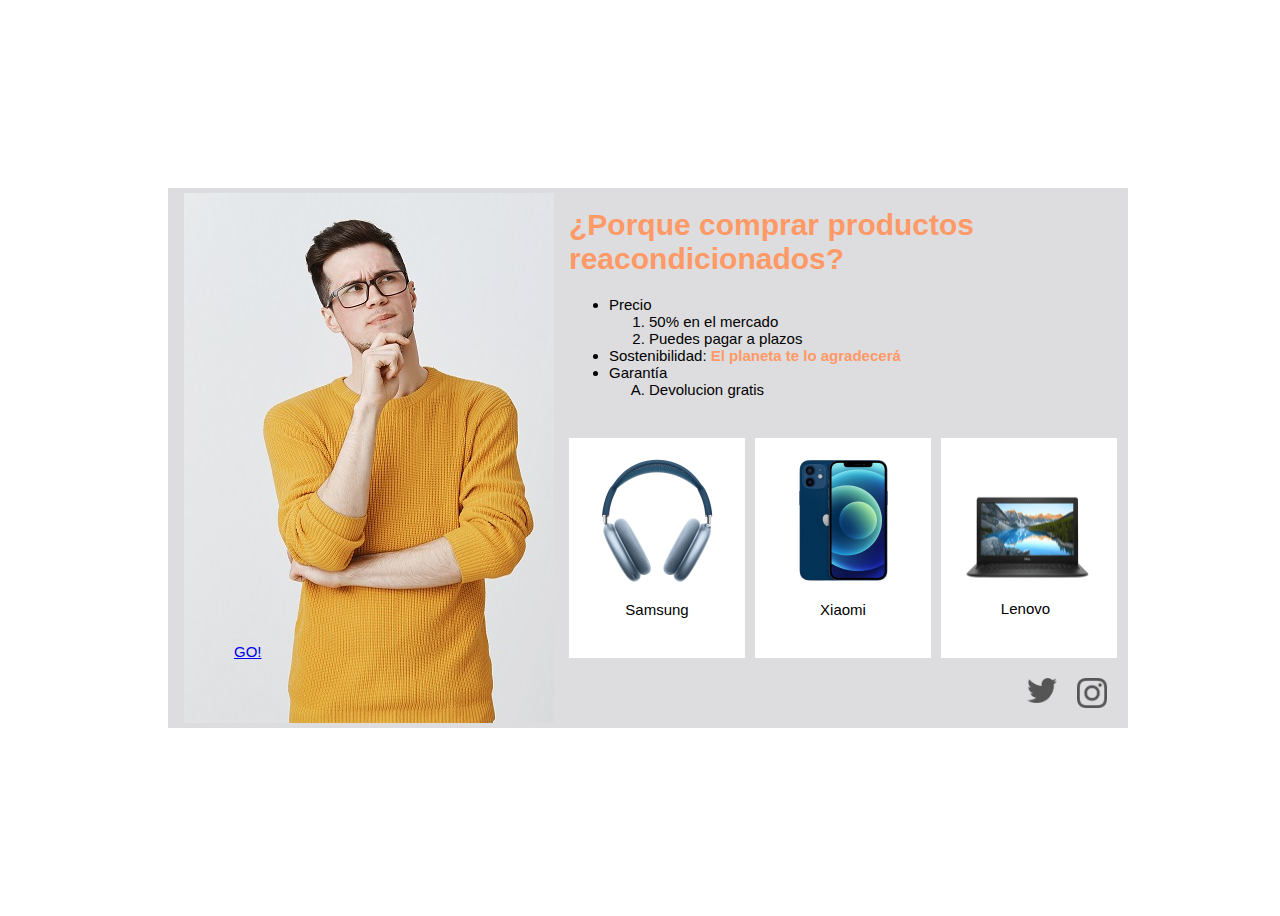
<file: Ejercicio grid/index.html>
<!DOCTYPE html>
<html lang="en">
<head>

    <link rel="StyleSheet" href="index.css" type="text/css">
    <meta charset="UTF-8">
    <meta name="viewport" content="width=device-width, initial-scale=1.0">
    <title>Document</title>
</head>
<body>
<div id="container">
    <div class="grd uno">
        <a href="hola.com">GO!</a>
    </div>
    <div class="grd dos">
        <h1>¿Porque comprar productos reacondicionados?</h1>
        <ul>
            <li>Precio</li>
                <ol>
                    <li> 50% en el mercado</li>
                    <li> Puedes pagar a plazos</li>
                </ol>
            <li>Sostenibilidad: <b>El planeta te lo agradecerá</b></li>
            <li>Garantía</li>
                <ol type="A">
                    <li>Devolucion gratis</li>
                </ol>
        </ul>
    </div>
    <div class="grd cuatro">
        <img src="imagenes/ariculares.png" class="ima">
        <p>Samsung</p>
    </div>
    <div class="grd cinco">
        <img src="imagenes/smarthphone.png" class="ima">
        <p>Xiaomi</p>
    </div>
    <div class="grd seis">
        <img src="imagenes/portatil.png" class="ima C">
        <img src="imagenes/burro.jpg" class="ima A">
        <p>Lenovo</p>
    </div>
    <div class="grd siete">
        <img src="imagenes/aa.png" class="logo">
        <img src="imagenes/bbb.png" class="logo">
    </div>
</div>
</body>
</html>
</file>
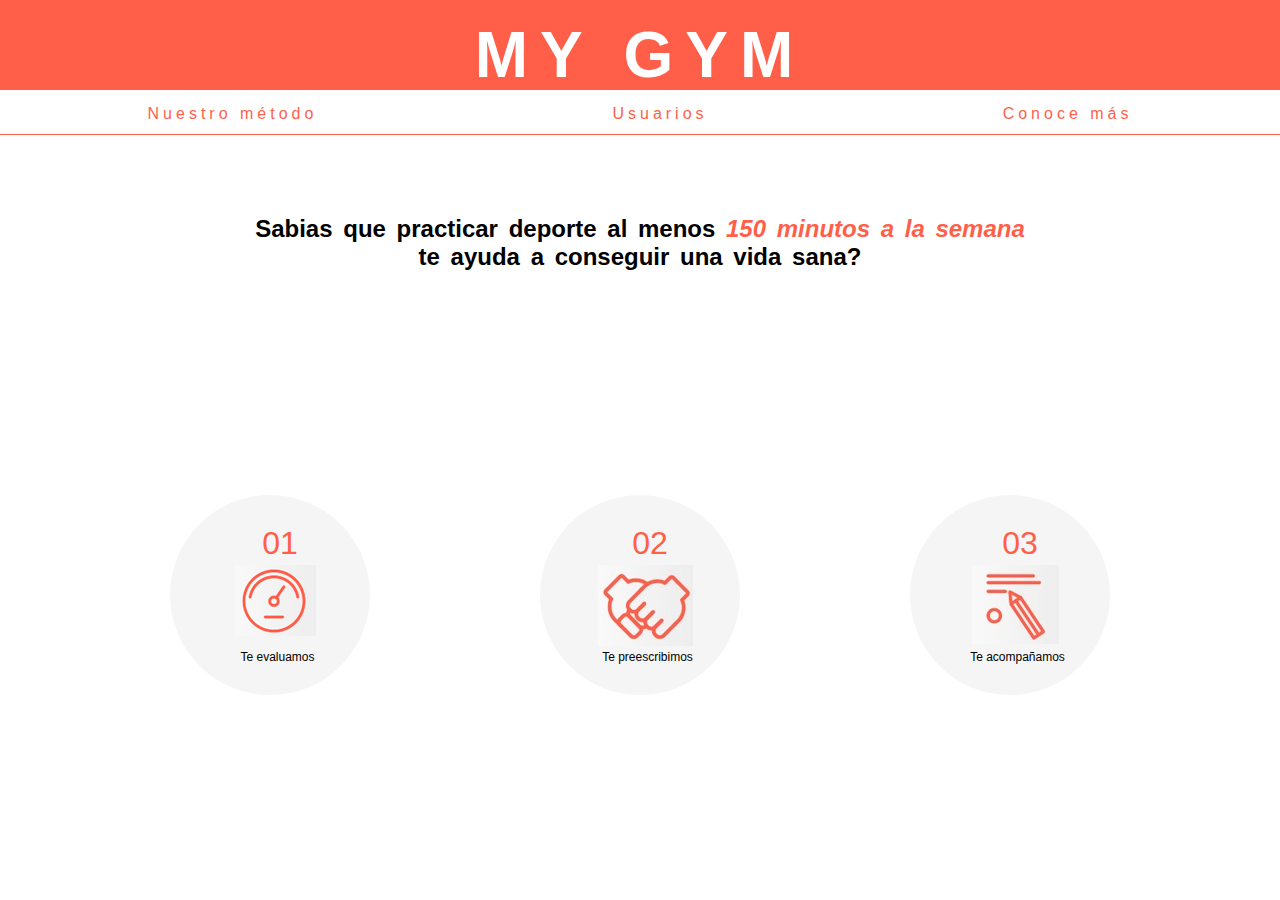
<file: enunciado gym/index.html>
<!DOCTYPE html>
<html lang="en">
<head>
    <link rel="StyleSheet" href="index.css" type="text/css">
    <meta charset="UTF-8">
    <meta name="viewport" content="width=device-width, initial-scale=1.0">
    <title>Document</title>
</head>
<body>
    <h1 id="titulo">MY GYM</h1>
    <div id="cabeza">

        <a href="index.html">Nuestro método</a>
        <a href="usuarios.html">Usuarios</a>
        <a href="gofit.com">Conoce más</a>
    
    </div>

    <div id="cuerpo"><h2><b>Sabias que practicar deporte al menos <i>150 minutos a la semana</i><br>te ayuda a conseguir una vida sana?</b></h2></div>

    <div id="pie">

        <div class="contenedor">
            <p class="num">01</p>
            <img src="imagenes/gym_eval.png" class="icono">
            <p class="descripcion">Te evaluamos</p>
        </div>
        
        <div class="contenedor">
            <p class="num">02</p>
            <img src="imagenes/gym_acom.jpg" class="icono">
            <p class="descripcion">Te preescribimos</p>
        </div>
        <div class="contenedor">
            <p class="num">03</p>
            <img src="imagenes/gym_pres.jpg" class="icono">
            <p class="descripcion">Te acompañamos</p>
        </div>

    </div>
</body>
</html>
</file>
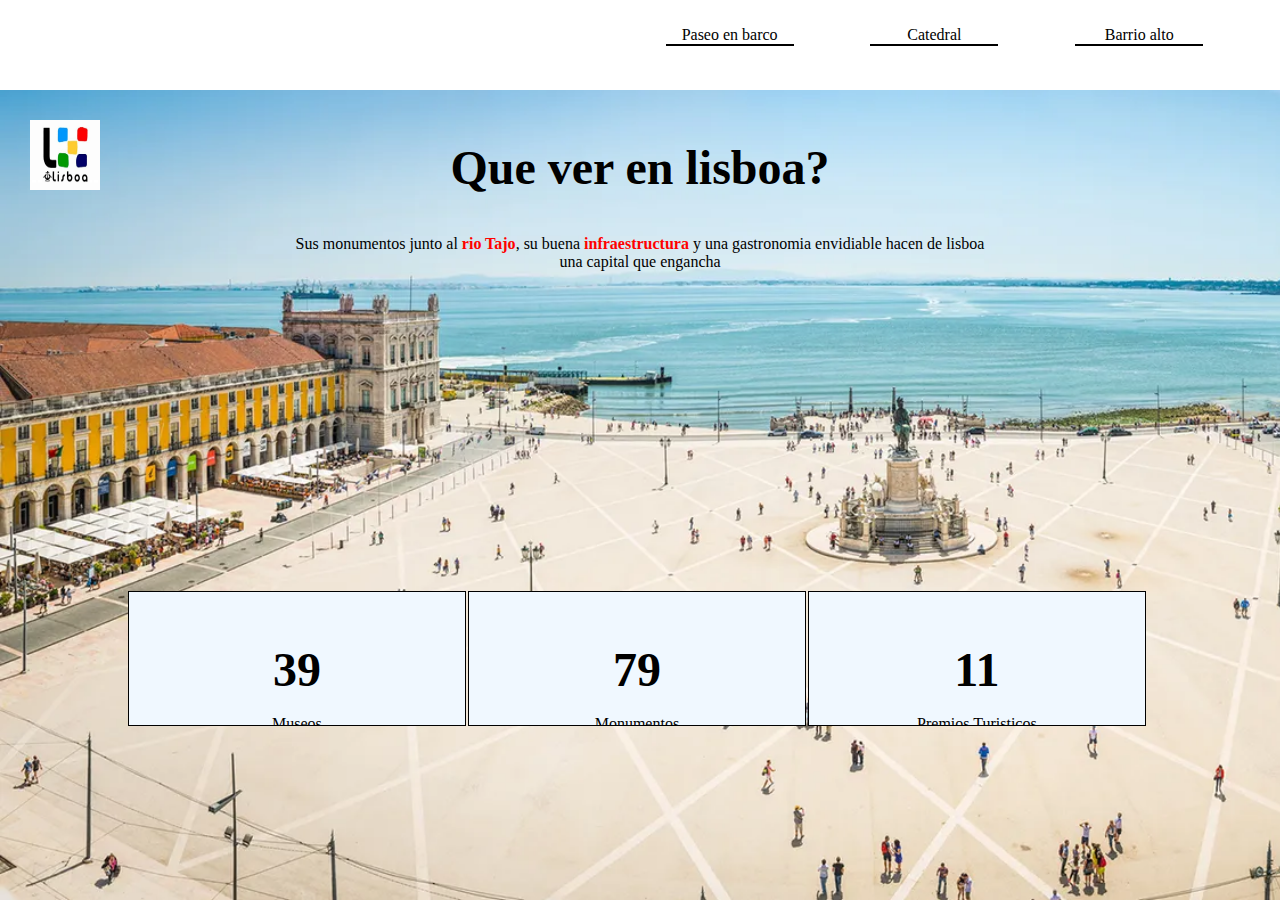
<file: enunciado lisboa/Index.html>
<!DOCTYPE html>
<html lang="en">

<head>
    <link rel="StyleSheet" href="index.css" type="text/css">
    <meta charset="UTF-8">
    <meta name="viewport" content="width=device-width, initial-scale=1.0">
    <title>Document</title>
</head>

<body>
    <div id=cabecero>
        <a href="google.com" class="hiper">Barrio alto</a>
        <a href="google.com" class="hiper">Catedral</a>
        <a href="google.com" class="hiper">Paseo en barco</a>
    </div>
    <div id="cuerpo">
        <img src="imagenes/logo.jpg" id="logo">
        <h1>Que ver en lisboa?</h1>
        <p>Sus monumentos junto al <b>rio Tajo</b>, su buena <b>infraestructura</b> y una gastronomia envidiable hacen de lisboa<br>
            una capital que engancha
        </p>
        <div id="pie">
            <div class="info">
                <h1>39</h1> <br> Museos
            </div>
            <div class="info">
                <h1>79</h1> <br> Monumentos
            </div>
            <div class="info">
                <h1>11</h1> <br> Premios Turisticos
            </div>
        </div>
    </div>

</body>

</html>
</file>
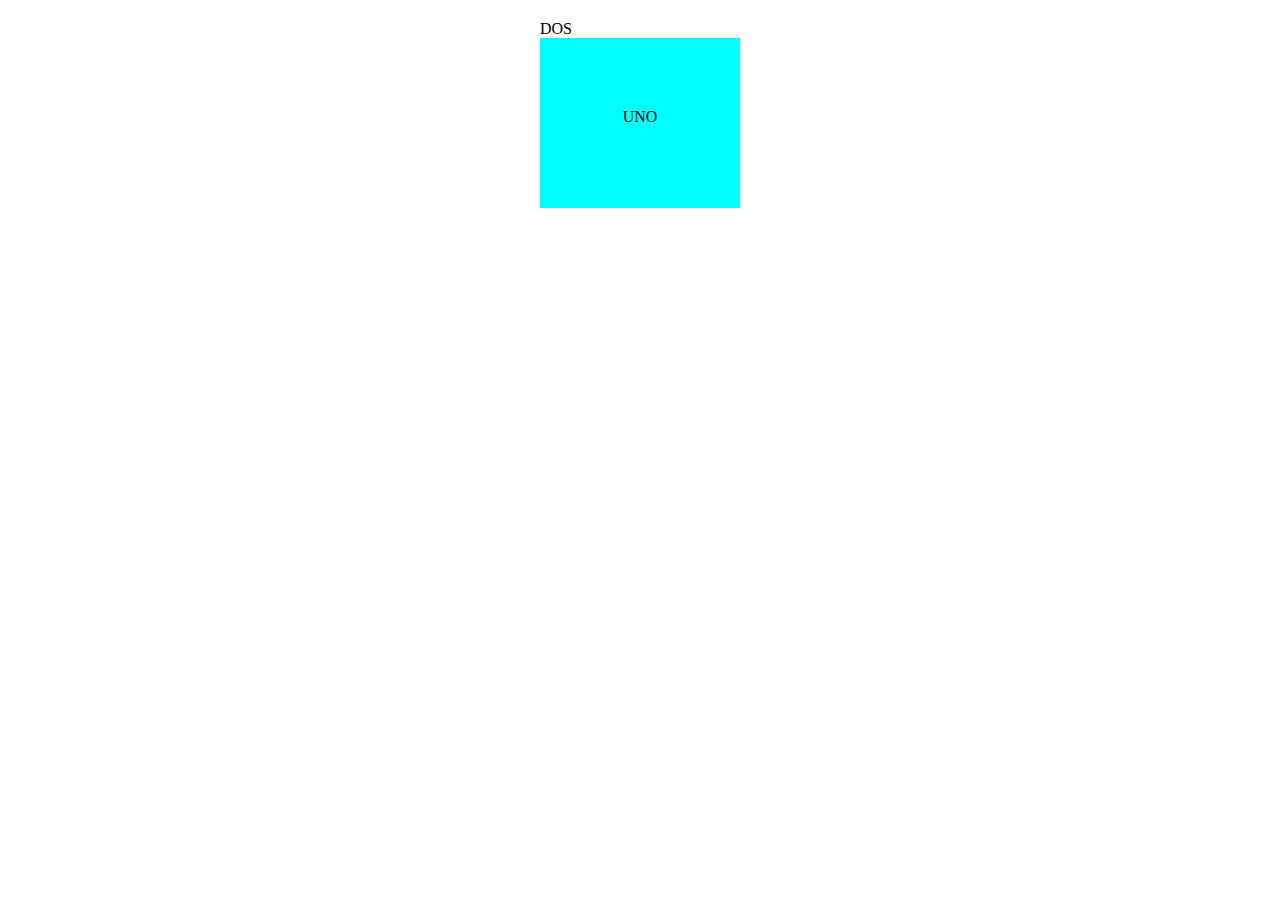
<file: Ejemplos css3/ejemploanim3d1.html>
<!DOCTYPE html>
<html lang="en">
<head>
    <meta charset="UTF-8">
    <meta name="viewport" content="width=device-width, initial-scale=1.0">
    <title>Document</title>
    <style>
        #centrado{
            position:relative;
            width:200px;
            margin:auto;
            margin-top: 20px;
        }
        #uno {
          position: absolute;
          animation: turn 4s infinite;
          background-color: aqua;
          width:200px;
          padding-top: 70px;
          height: 100px;
          /*backface-visibility: hidden;*/
          text-align:center;
        }
        /*
        #dos {
          position: absolute;
          animation: turn 4s infinite;
          background-color: blue;
          width:200px;
          padding-top: 70px;
          height: 100px;
          text-align:center;
        }
         */
                
        @keyframes turn {
          to {
            transform: rotateY(360deg);
          }
        }
        </style>
</head>
<body>
    <div id="centrado">
    <div id="dos">DOS</div>
    <div id="uno">UNO</div>
    </div>

</body>
</html>
</file>
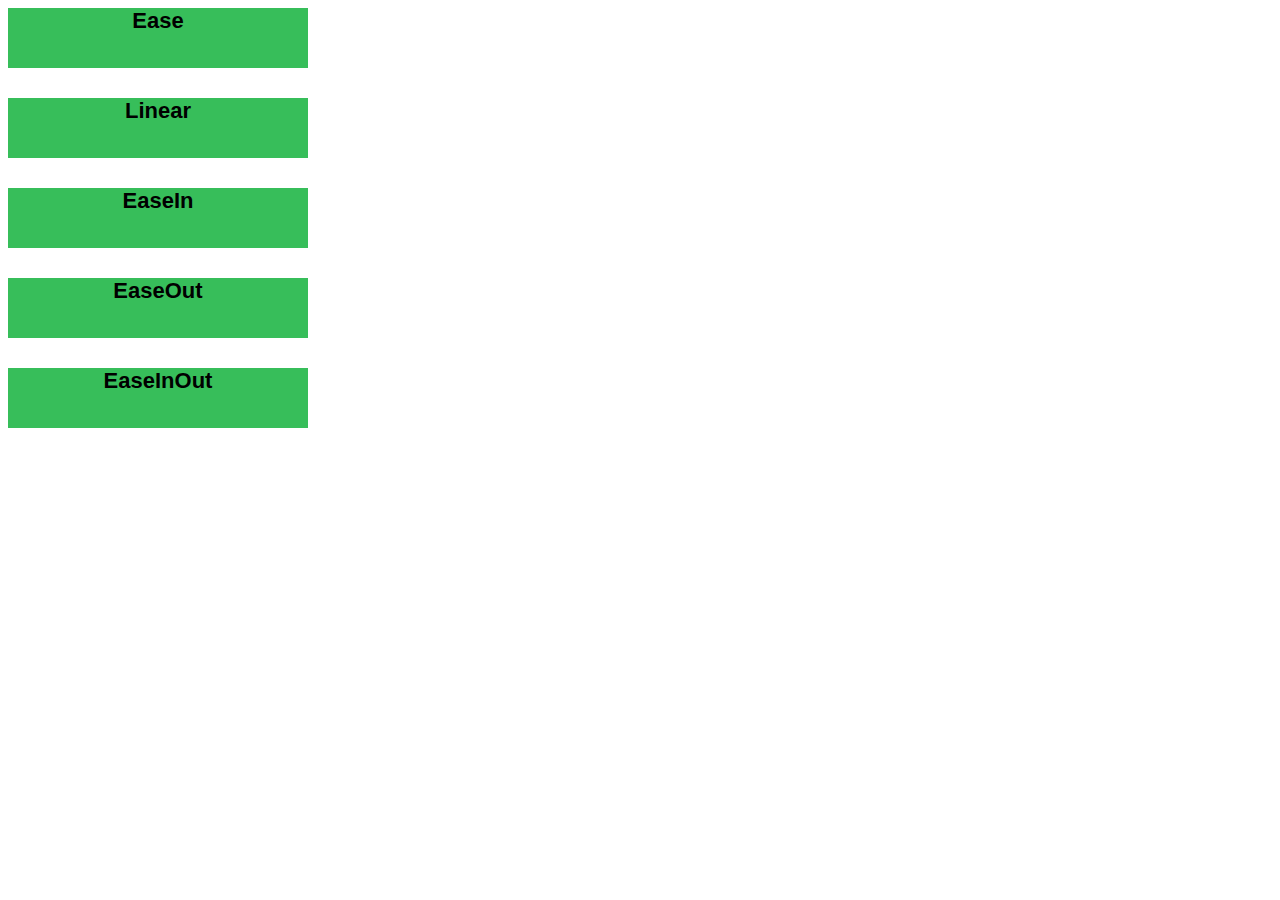
<file: Ejemplos css3/ejemploanimacion2.html>
<html>
<head>
	<title>Animaciones CSS3 | Funciones</title>
	<style type="text/css">
		@keyframes animacion {
			from {
				left: 0px;
			}

			to {
				left: 150px;
			}
		}

		.capa {
			margin-bottom: 30px;
			text-align: center;
			position: relative;
			width: 300px;
			height: 60px;
			font-family: arial;
			font-size: 22px;
			font-weight: bold;
			background-color: rgb(55, 190, 90);
			animation-name: animacion;
			animation-duration: 2s;
			animation-iteration-count: infinite;
			animation-direction: alternate;
		}

		#capaEase {

			animation-timing-function: ease;
		}

		#capaLinear {
			animation-timing-function: linear;
		}

		#capaEaseIn {
			animation-timing-function: ease-in;
		}

		#capaEaseOut {
			animation-timing-function: ease-out;
		}

		#capaEaseInOut {
			animation-timing-function: ease-in-out;
		}
	</style>
</head>

<body>
	<div class="capa" id="capaEase">
		Ease
	</div>
	<div class="capa" id="capaLinear">
		Linear
	</div>
	<div class="capa" id="capaEaseIn">
		EaseIn
	</div>
	<div class="capa" id="capaEaseOut">
		EaseOut
	</div>
	<div class="capa" id="capaEaseInOut">
		EaseInOut
	</div>
</body></html>
</file>
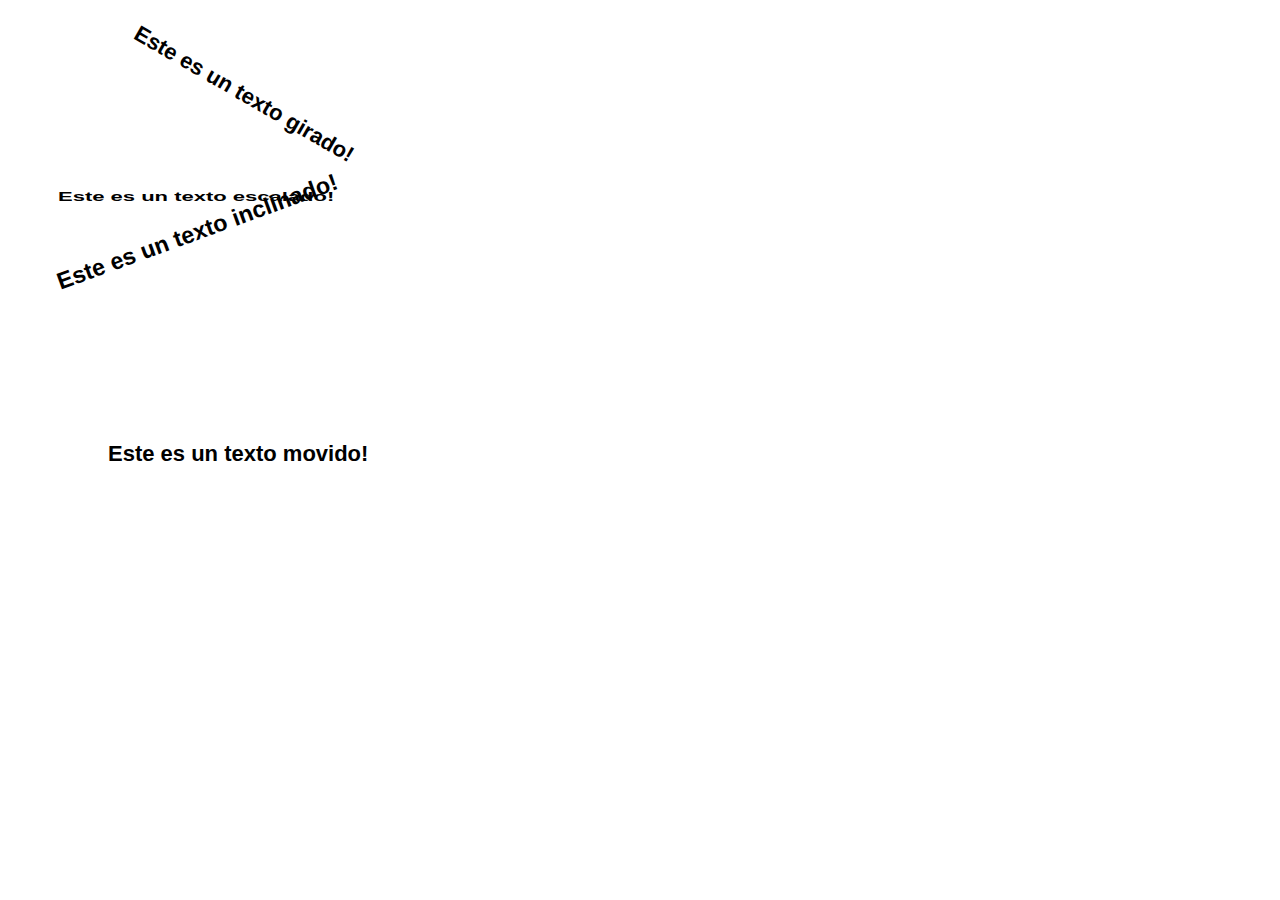
<file: Ejemplos css3/ejemplotransform.html>
<html>
<head>
	<title>Transformaciones CSS3</title>
	<style type="text/css">
		#texto {
			padding: 50px;
			font-family: arial;
			font-size: 22px;
			font-weight: bold;
		}

		.giro {
			transform: rotate(30deg);
		}

		.inclino {
			transform: skew(20deg, -20deg);
		}

		.escalo {
			transform: scale(1, 0.6);
		}

		.traslado {
			transform: translate(50px, 5px);
		}
	</style>
</head>

<body>
	<div id="texto" class="inclino">
		Este es un texto inclinado!
	</div>
	<div id="texto" class="escalo">
		Este es un texto escalado!
	</div>
	<div id="texto" class="giro">
		Este es un texto girado!
	</div>
	<div id="texto" class="traslado">
		Este es un texto movido!
	</div>
</body></html>
</file>
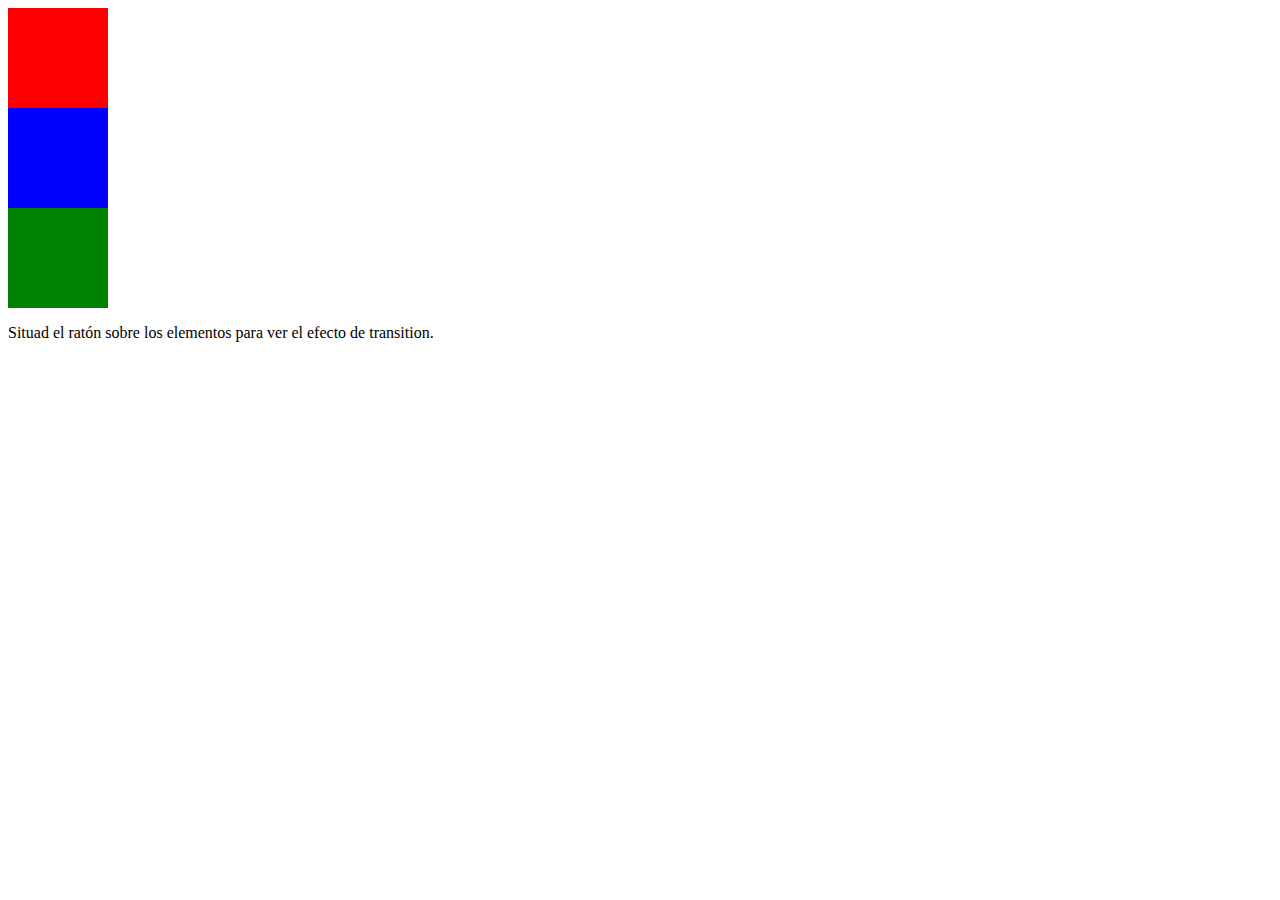
<file: Ejemplos css3/ejemplotransition.html>
<!DOCTYPE html>
<html>
<head>
<style> 
#uno {
    width: 100px;
    height: 100px;
    background: red;
    transition: width 2s;
}

#uno:hover {
    width: 300px;
}
#dos {
    width: 100px;
    height: 100px;
    background: blue;
    transition: width 2s, height 4s;
}

#dos:hover {
    width: 300px;
    height: 300px;
}
#tres {
    width: 100px;
    height: 100px;
    background: green;
    transition: width 2s, height 2s, transform 2s;
}

#tres:hover {
    width: 300px;
    height: 300px;
    transform: rotate(180deg);
}
</style>
</head>
<body>



<div id="uno"></div>
<div id="dos"></div>
<div id="tres"></div>
<p>Situad el ratón sobre los elementos para ver el efecto de transition.</p>

</body>
</html>
</file>
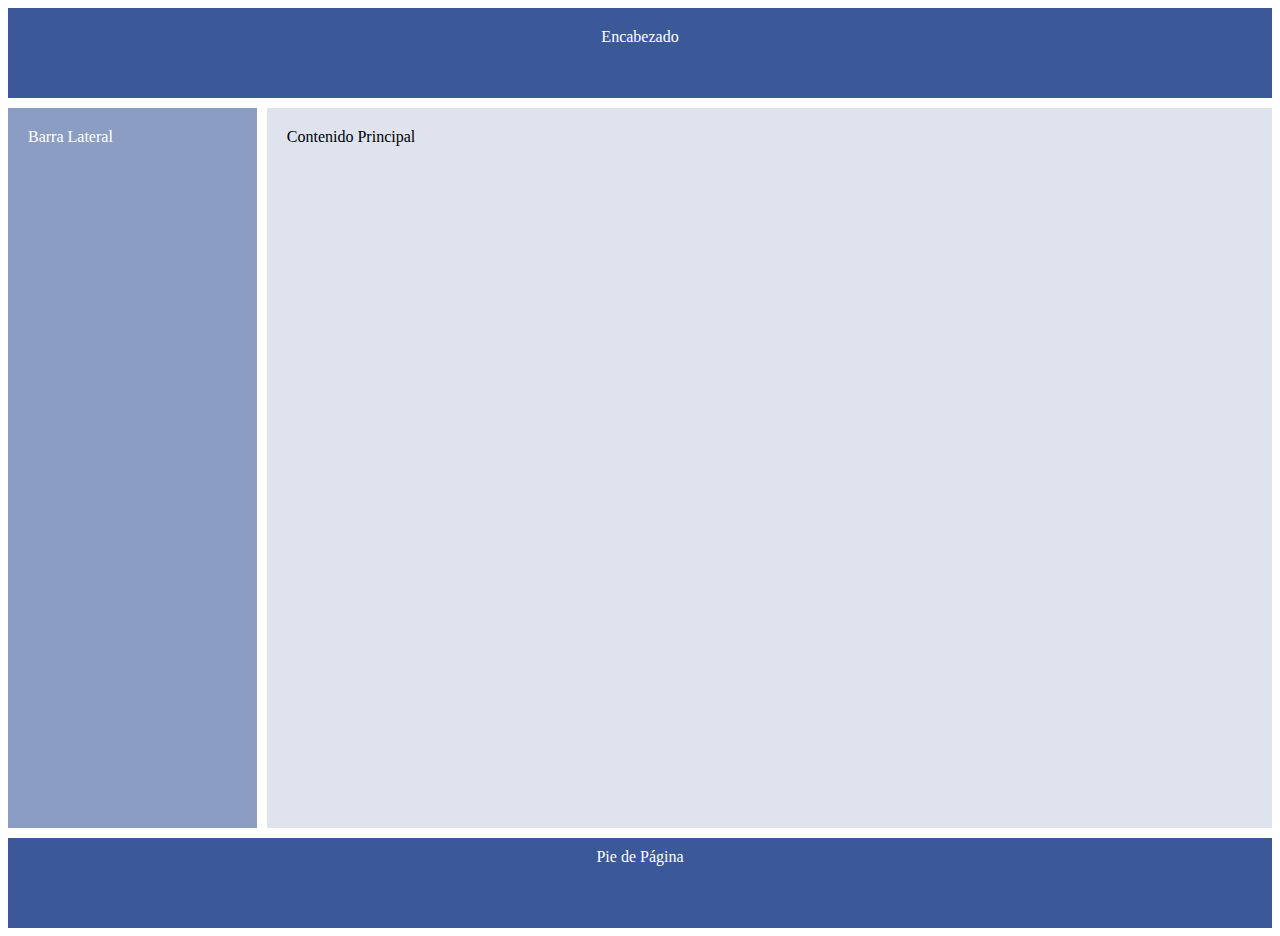
<file: ejemplos grid/ejemplogrid2.html>
<!DOCTYPE html>
<html lang="es">
<head>
  <meta charset="UTF-8">
  <meta name="viewport" content="width=device-width, initial-scale=1.0">
  <title>Ejemplo de Grid con Áreas</title>
  <style>
    /* Estructura principal */
    .grid-container {
      display: grid;
      grid-template-areas: 
        "header header header"
        "sidebar content content"
        "footer footer footer";
      grid-template-columns: 1fr 2fr 2fr;
      grid-template-rows: 10vh 80vh 10vh;
      gap: 10px;
      min-height: 100vh;
    }

    .header {
      grid-area: header;
      background-color: #3b5998;
      color: white;
      text-align: center;
      padding: 20px;
    }

    .sidebar {
      grid-area: sidebar;
      background-color: #8b9dc3;
      color: white;
      padding: 20px;
    }

    .content {
      grid-area: content;
      background-color: #dfe3ee;
      padding: 20px;
    }

    .footer {
      grid-area: footer;
      background-color: #3b5998;
      color: white;
      text-align: center;
      padding: 10px;
    }

    /* Responsivo */
    @media (max-width: 768px) {
      .grid-container {
        
        grid-template-areas: 
          "header"
          "content"
          "sidebar"
          "footer";
          
        grid-template-columns: 100%;
      }
    }
  </style>
</head>
<body>

<div class="grid-container">
  <div class="header">Encabezado</div>
  <div class="sidebar">Barra Lateral</div>
  <div class="content">Contenido Principal</div>
  <div class="footer">Pie de Página</div>
</div>

</body>
</html>
</file>
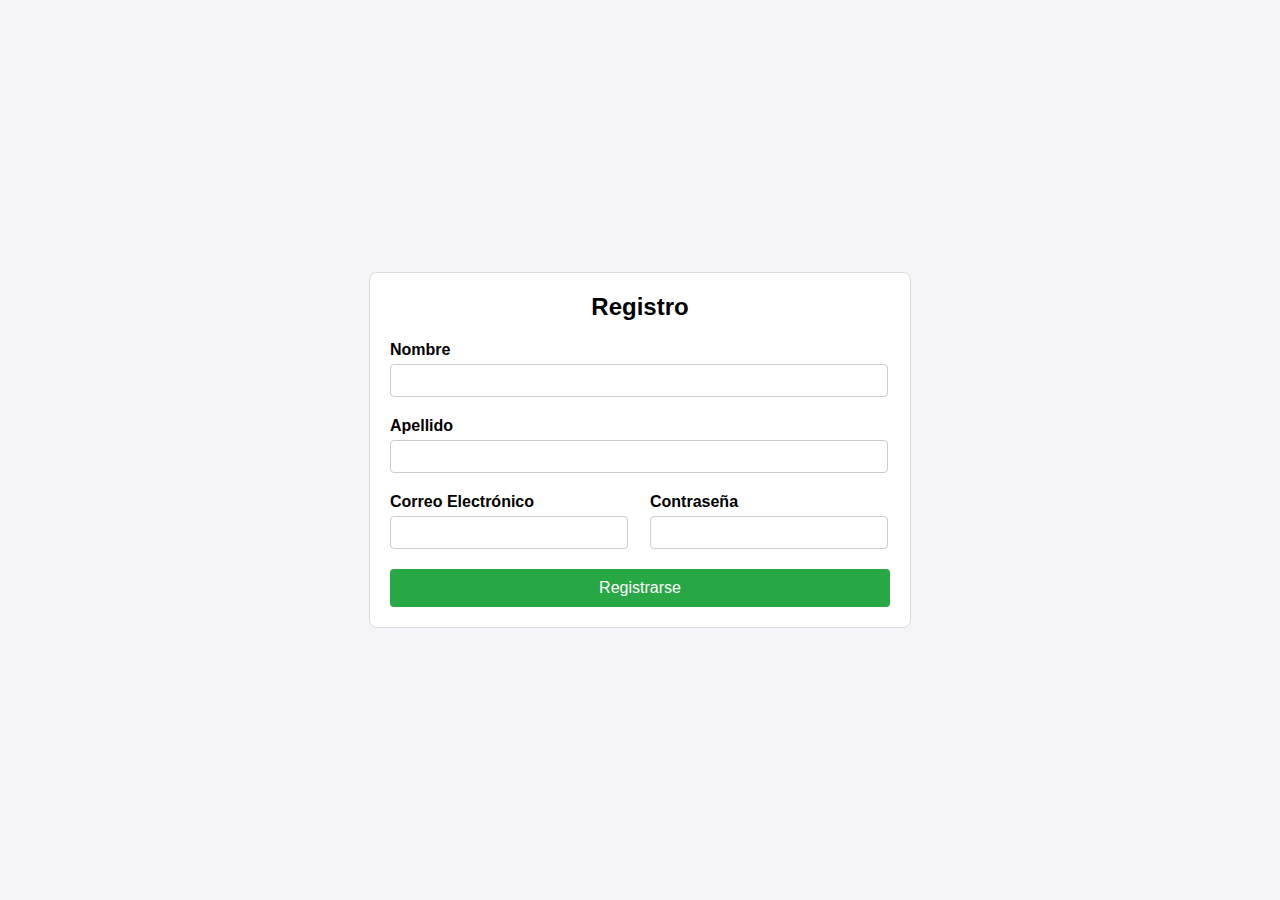
<file: ejemplos grid/formulario.html>
<!DOCTYPE html>
<html lang="es">
<head>
    <meta charset="UTF-8">
    <meta name="viewport" content="width=device-width, initial-scale=1.0">
    <title>Formulario con CSS Grid</title>
    <style>
        body {
            font-family: Arial, sans-serif;
            /*La cuatro propiedades siguientes hacen que
            el formulario quede centrado*/
            display: flex;
            justify-content: center;
            align-items: center;
            min-height: 100vh;
            /**/
            margin: 0;
            background-color: #f4f4f9;
        }

        .form-container {
            display: grid;
            /* también serviría 
            grid-template-columns: auto auto;
            */
            grid-template-columns: 1fr 1fr;
            gap: 20px;
            padding: 20px;
            border: 1px solid #ddd;
            border-radius: 8px;
            background-color: #fff;
            width: 500px;
        }

        .form-container h2 {
              /* también 
            grid-column: 1 / span 2;
            grid-column: 1 / 3
            Con el -1 se le indica que vaya hasta el final
             */
            grid-column: 1 / -1;
            text-align: center;
            margin: 0;
        }

        .form-container label {
            display: block;
            font-weight: bold;
            margin-bottom: 5px;
        }

        .form-container input[type="text"],
        .form-container input[type="email"],
        .form-container input[type="password"] {
            width: calc(100% - 20px );
            padding: 8px;
            border: 1px solid #ccc;
            border-radius: 4px;
        }

        .form-container .full-width {
            grid-column: 1 / -1;
        }

        .form-container button {     
            grid-column: 1 / -1;
            padding: 10px;
            background-color: #28a745;
            color: white;
            border: none;
            border-radius: 4px;
            cursor: pointer;
            font-size: 16px;
        }

        .form-container button:hover {
            background-color: #218838;
        }
    </style>
</head>
<body>
    <form class="form-container">
        <h2>Registro</h2>
        
        <div class="full-width">
            <label for="first-name">Nombre</label>
            <input type="text" id="first-name" name="first-name" required>
        </div>

        <div class="full-width">
            <label for="last-name">Apellido</label>
            <input type="text" id="last-name" name="last-name" required>
        </div>

        <div>
            <label for="email">Correo Electrónico</label>
            <input type="email" id="email" name="email" required>
        </div>

        <div>
            <label for="password">Contraseña</label>
            <input type="password" id="password" name="password" required>
        </div>

        <button type="submit">Registrarse</button>
    </form>
</body>
</html>
</file>
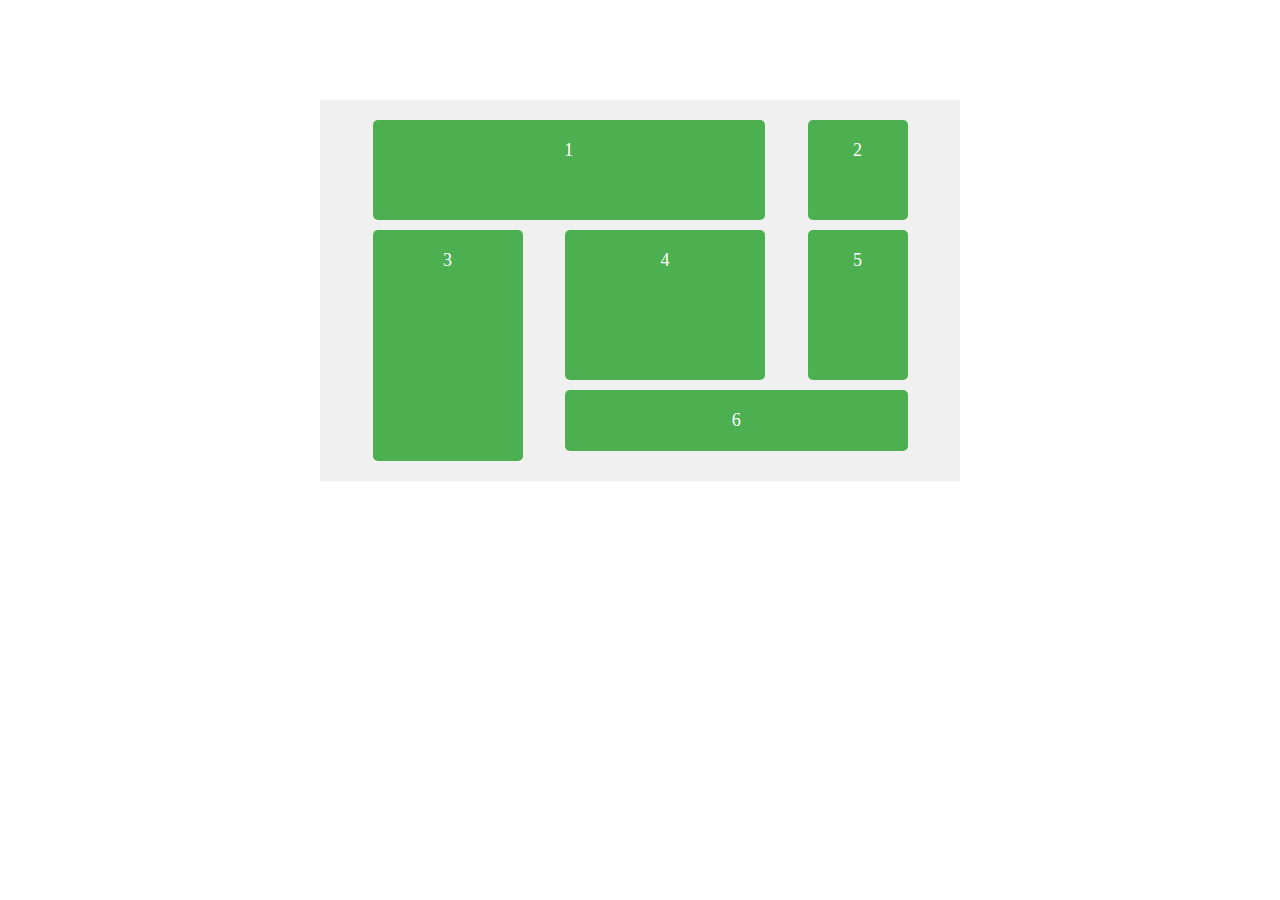
<file: ejemplos grid/gripCombinado.html>
<!DOCTYPE html>
<html lang="es">
<head>
    <meta charset="UTF-8">
    <meta name="viewport" content="width=device-width, initial-scale=1.0">
    <title>Ejemplo de CSS Grid con Diferentes Anchos y Altos</title>
    <style>
        .container {
            display: grid;                       /* Activa CSS Grid en el contenedor */
            grid-template-columns: 150px 200px 100px; /* Anchos de columnas específicos */
            grid-template-rows: 100px 150px;     /* Alturas de filas específicas */
            gap: 10px;                           /* Espacio entre los elementos */
            padding: 20px;
            width: 600px;
            background-color: #f0f0f0;
            margin:auto;
            margin-top:100px;
            justify-content: space-evenly;  /* Distancia entre los items*/
        }

        .item {
            background-color: #4caf50;
            color: white;
            padding: 20px;
            font-size: 18px;
            text-align: center;
            border-radius: 5px;
        }
        .uno{
            /* Empieza en la columna 1 y acaba en la 3 excluida */
            grid-column: 1 / 3;
        }
        .tres{
            /* Empieza en la fila 2 y acaba en la 4 excluida*/
            grid-row:2 / 5;
        }
        .seis{
            /*Empieza en la columna 2 y acaba en la 4 excluida */
            grid-column:2 /4;s
        }
    </style>
</head>
<body>
    <div class="container">
        <div class="item uno">1</div>
        <div class="item">2</div>
        <div class="item tres">3</div>
        <div class="item">4</div>
        <div class="item">5</div>
        <div class="item seis">6</div>
    </div>
</body>
</html>
</file>
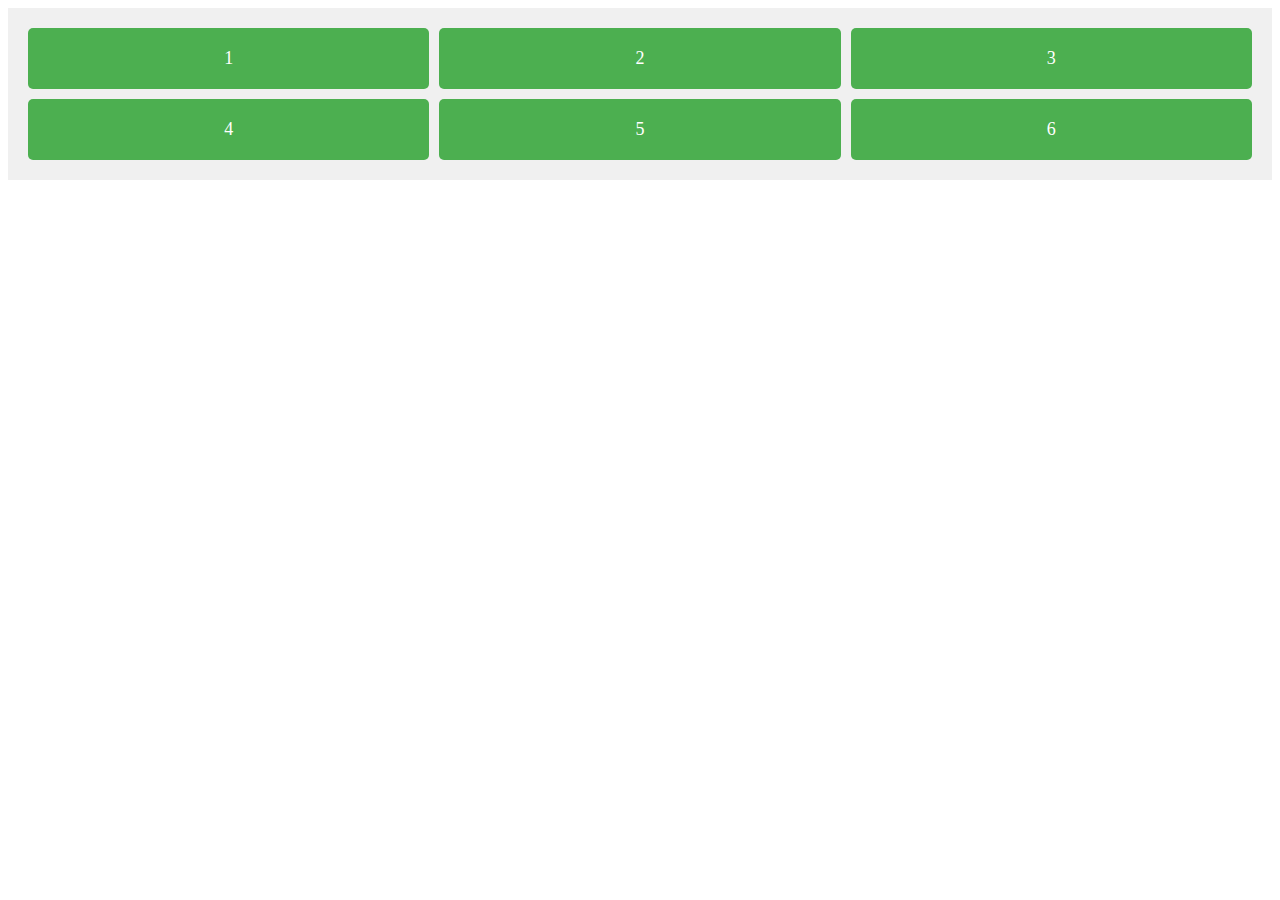
<file: ejemplos grid/gripSimple.html>
<!DOCTYPE html>
<html lang="es">
<head>
    <meta charset="UTF-8">
    <meta name="viewport" content="width=device-width, initial-scale=1.0">
    <title>Ejemplo de CSS Grid Simple</title>
    <style>
        .container {
            display: grid;                /* Activa CSS Grid en el contenedor */
            grid-template-columns: 1fr 1fr 1fr; /* Tres columnas de igual ancho */
            gap: 10px;                    /* Espacio entre los elementos */
            padding: 20px;
            background-color: #f0f0f0;
        }

        .item {
            background-color: #4caf50;
            color: white;
            padding: 20px;
            font-size: 18px;
            text-align: center;
            border-radius: 5px;
        }
    </style>
</head>
<body>
    <div class="container">
        <div class="item">1</div>
        <div class="item">2</div>
        <div class="item">3</div>
        <div class="item">4</div>
        <div class="item">5</div>
        <div class="item">6</div>
    </div>
</body>
</html>
</file>
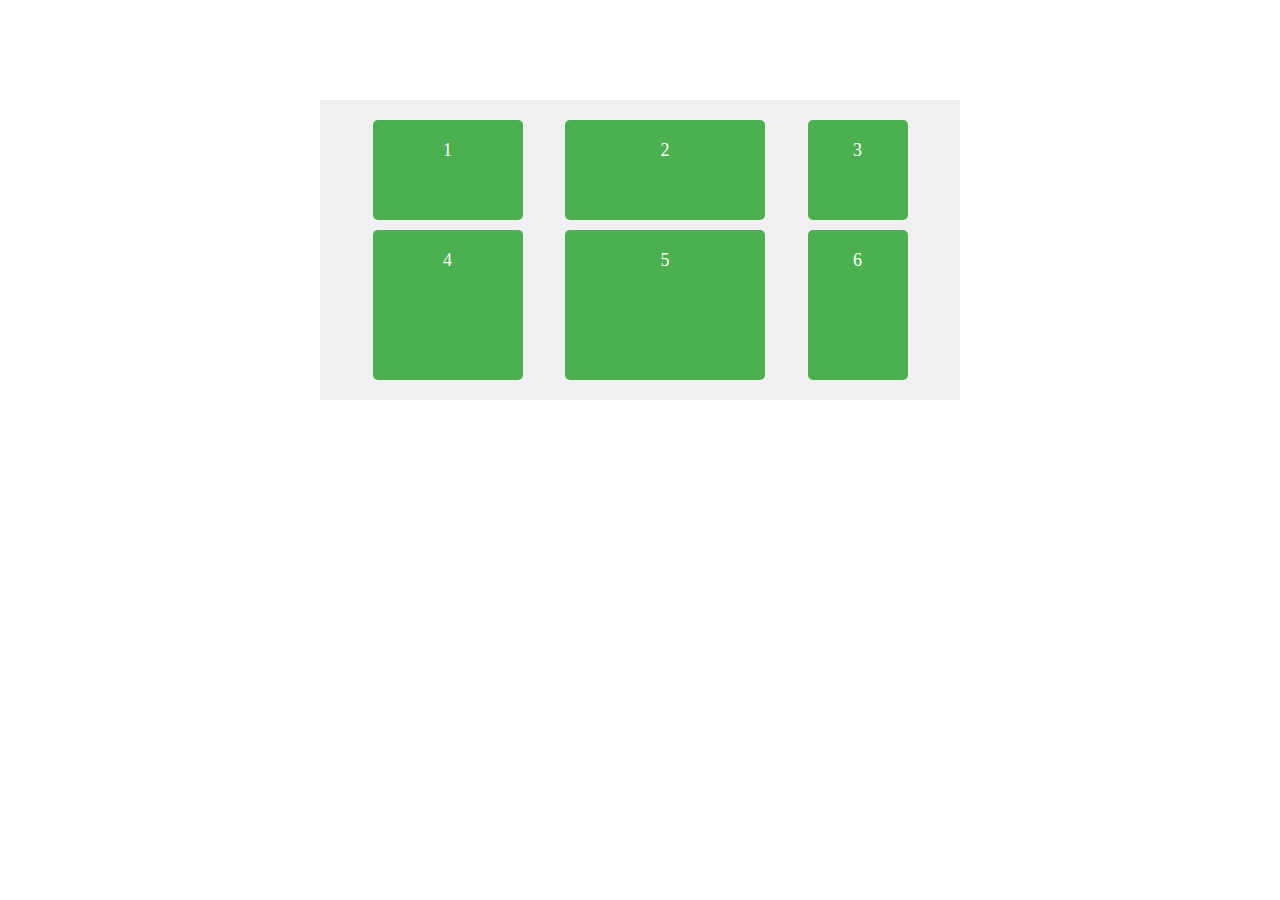
<file: ejemplos grid/gripSimple2.html>
<!DOCTYPE html>
<html lang="es">
<head>
    <meta charset="UTF-8">
    <meta name="viewport" content="width=device-width, initial-scale=1.0">
    <title>Ejemplo de CSS Grid con Diferentes Anchos y Altos</title>
    <style>
        .container {
            display: grid;                       /* Activa CSS Grid en el contenedor */
            grid-template-columns: 150px 200px 100px; /* Anchos de columnas específicos */
            grid-template-rows: 100px 150px;     /* Alturas de filas específicas */
            gap: 10px;                           /* Espacio entre los elementos */
            padding: 20px;
            width: 600px;
            background-color: #f0f0f0;
            margin:auto;
            margin-top:100px;
            justify-content: space-evenly;
        }

        .item {
            background-color: #4caf50;
            color: white;
            padding: 20px;
            font-size: 18px;
            text-align: center;
            border-radius: 5px;
        }
       
    </style>
</head>
<body>
    <div class="container">
        <div class="item">1</div>
        <div class="item">2</div>
        <div class="item">3</div>
        <div class="item">4</div>
        <div class="item">5</div>
        <div class="item">6</div>
    </div>
</body>
</html>
</file>
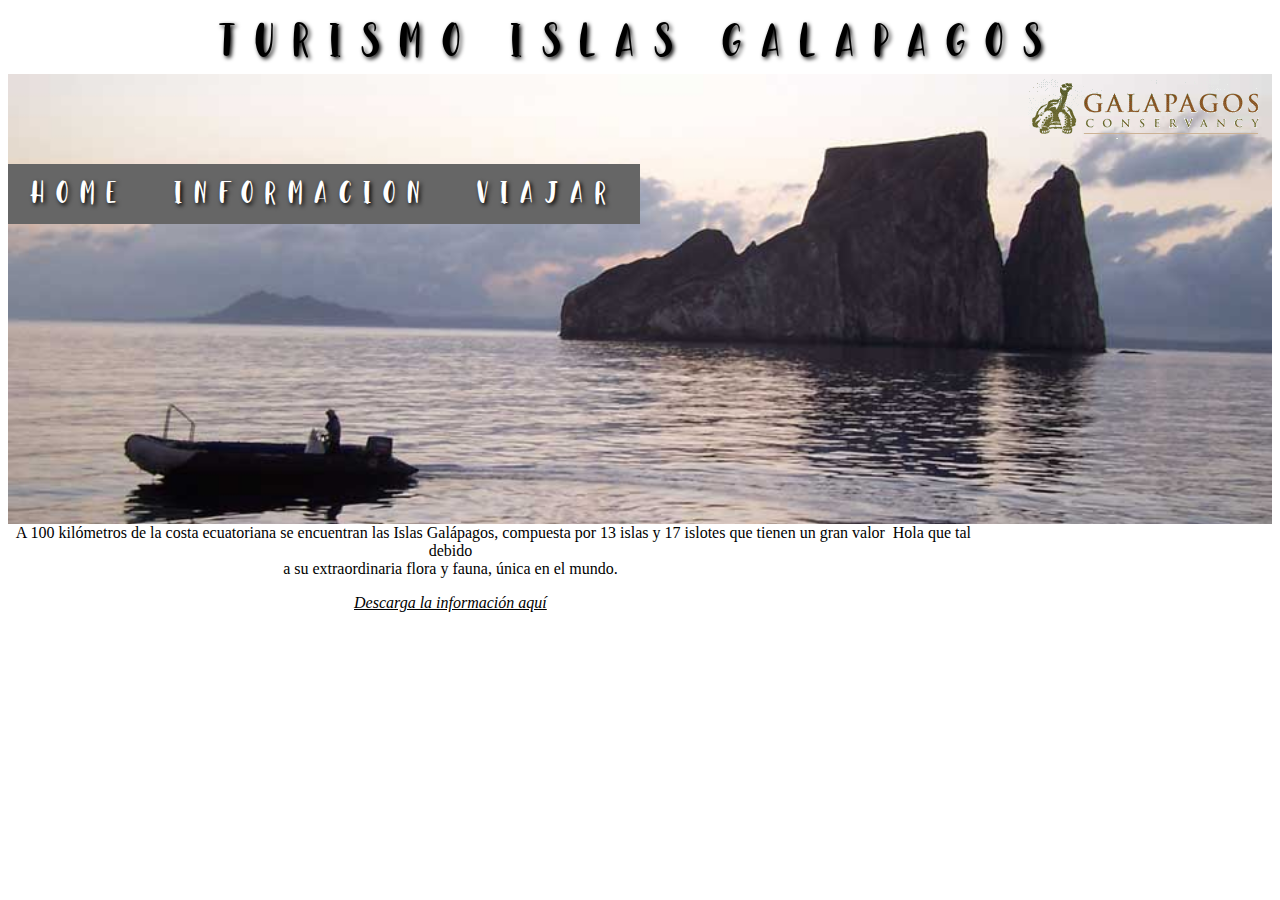
<file: Islas/IslasGalapagos.html>
<!DOCTYPE html>
<html lang="en">
<head>
    <meta charset="UTF-8">
    <meta name="viewport" content="width=device-width, initial-scale=1.0">
    <link rel="StyleSheet" href="IslasGalapagos.css" type="text/css">
    <title>Document</title>
</head>
<body>
    <div id="cabeza">
    Turismo Islas Galapagos
    </div>
    <div id="foto">
        <img src="enunciadoG/logo.gif" id="logo">
        <div id="menu">
            <a href="google.com">HOME</a>
            <a href="google.com">INFORMACION</a>
            <a href="google.com">VIAJAR</a>
        </div>
    </div>
    <div id="contenedor">

        <div id="izq">A 100 kilómetros de la costa ecuatoriana se encuentran las Islas Galápagos, compuesta por 13 islas y 17 islotes que tienen un gran valor debido<br>
         a su extraordinaria flora y fauna, única en el mundo.
        <p>Descarga la información aquí</p>
        </div>

        <div id="der">
        Hola que tal
        </div>

    </div>
</body>
</html>
</file>
<file: Ejercicio grid/index.css>
body{
    font-family: sans-serif;
    font-size: 15px;
    width: 100%;
    height: 100%;
    display:flex;
    align-items: center;
    justify-content: center;
    min-height: 100vh;
}
#container{
    width: 960px;
    justify-content: center;
    background-color: #dddddf;
    display: grid;
    grid-template-columns:380px 176px 176px 176px;
    grid-template-rows: 240px 200px 80px;
    gap:10px
}

a{
    position: absolute;
    padding-top: 450px;
    padding-left: 50px;
}
.ima{
    width: 125px;
    padding-top: 20px;
}
h1{
    color:#ff9966
}
.logo{
    width: 30px;
    float:right;
    padding: 30px 10px;
}

.uno{
    grid-row: 1 / -1;
    margin: 5px;
    background-image: url(imagenes/hombrepeque¤o.jpg);
}

.dos{
    grid-column: 2 / 5;
}
.dos b{
    color:#ff9966
}
.cuatro:hover{
    p{
        opacity: 0;
    }
}
.siete{
    grid-column: 2 / 5;
}
.cuatro{
    background-color: white;
    text-align: center;
    height: 220px;
}
.cinco{
    background-color: white;
    text-align: center;
    height: 220px;
}
.cinco:hover{
    p{
        opacity: 0;
    }
}
.seis{
    position: relative;
    display: flex;
    align-items: center;
    background-color: white;
    text-align: center;
    height: 220px;
}
.seis:hover{
    p{
        opacity: 0;
    }
    
    .C{
        opacity: 100;
    }   
    .A{
        opacity: 100;

        }
}
.C, .A{
    position:absolute;
    top: 40%;
    left:48%;
    translate: -48% -50%;
    transition: all 1s ease-in-out;
}
.seis p{
    position:absolute;
    bottom:12%;
    left:48%;
    translate: -50%;
    transition: all 1s ease-in-out;
}
.A{
    opacity: 0;
}
@media screen and (max-width:600px){
    #container{
    grid-template-columns:100%;
    }
    .uno{
        grid-column: 1 / 2 ;
    }
    
    .dos{
        grid-column: 1 / 2 ;
    }

    .cuatro{
        grid-column: 1 / 2 ;
    }

    .cinco{
        grid-column: 1 / 2 ;
    }

    .seis{
        grid-column: 1 / 2 ;
    }
    .seis p{
        position:absolute;
        bottom:12%;
        left:50%;
        translate: -50%;
        transition: all 1s ease-in-out;
    }
    .C, .A{
        translate: -40% -48%;
    }

    .siete{
        grid-column: 1 / 2 ;
    }
}
</file>
<file: enunciado gym/index.css>
*{
    box-sizing: border-box;
    overflow:hidden;
    margin: 0;
    padding:0;
}
body{
    font-family: Impact, Haettenschweiler, 'Arial Narrow Bold', sans-serif;
}
#titulo{
    width: 100%;
    height: 10vh;
    background-color:rgb(255,95,73);
    text-align: center;
    padding-top: 2vh;
    letter-spacing: 12px;
    color:white;
    font-size:4em;
}
#cabeza{
    display: flex;
    justify-content: space-around;
    width: 100%;
    height: 5vh;
    padding-top: 15px;
    border-bottom: 1px solid rgb(255,95,73);
}
#cabeza > a{
    text-align: center;
    letter-spacing: 0.25em;
    text-decoration: none;
    color:rgb(255,95,73);
}
#cabeza > a:hover{
    color:black;
    text-shadow: 2px 2px 4px black;
}
hr{
    color: rgb(255,95,73);
}
i{
    color: rgb(255,95,73);
}
#cuerpo{
    text-align: center;
    word-spacing: 0.25em;
    padding: 80px 0 20px 0;
    width: 100%;
    height: 40vh;
}
#pie{
    width: 100%;
    height: 45vh;
    display:flex;
    justify-content: space-evenly;
}
.contenedor{
    display:flex;
    flex-direction:column;
    text-align: center;
    align-items:center;
    width: 200px;
    height: 200px;
    background-color: whitesmoke;
    border-radius: 50%;
}
.icono{
    position: absolute;
    padding: 70px 0 0 10px;

}
.descripcion{
    font-family: Impact, Haettenschweiler, 'Arial Narrow Bold', sans-serif;
    position: absolute;
    padding: 155px 0 0 15px;
    font-size:0.75em;
}
.num{
    font-family: Impact, Haettenschweiler, 'Arial Narrow Bold', sans-serif;
    position: absolute;
    font-size: 2em;
    color: rgb(255,95,73);
    padding: 30px 0 0 20px;
}
.contenedor:hover{
    color:black;
    text-shadow: 2px 2px 4px black;
}
</file>
<file: enunciado lisboa/index.css>
*{
    box-sizing: border-box;
    overflow:hidden;
    margin: 0;
    padding:0;
}
#cabecero{

    width: 100%;
    height: 10vh;
    position:relative;
}
#cuerpo b{
    color:red;
}

#cuerpo{
    background-image: url(imagenes/lisboaplaza.webp);
    background-size: cover;
    background-repeat: no-repeat;
    font-size: cover; 
    position:relative;
    width: 100%;
    height: 90vh;
}
p{
    text-align: center;
    padding-top: 40px;
}
h1{
    text-align: center;
    padding-top: 50px;
    font-size: 3em;
}
#logo{
    position: absolute;
    height: 100px;
    width: 100px;
    padding-top: 30px;
    padding-left: 30px;
}
#logo.hover{
    box-shadow:solid 2px black;
}
.hiper{
    text-decoration: none;
    color:black;
    float:right;
    position: relative;
    margin-right: 6%;
    margin-top: 2%;
    width: 10%;
    text-align:center;
    border-bottom:solid 2px black ;

}
a:hover{
    background-color: black;
    color:white;
}
#pie{
    width: 80%;
    margin-top: 25%;
    margin-left:10%;
    position:relative;
    height: 15vh;
}
.info{
    width: 33%;
    height: 100%;
    margin-right: 0.2%;
    text-align: center;
    float:left;
    position: static;
    background-color: aliceblue;
    border:solid 1px black
}
@media screen and (max-width:800px) {
    #cabecero{
        margin:0%;
        height: auto;
        padding-top: 40px;
    }
    body{
        background-image: url(imagenes/lisboaplaza.webp);
        background-size: cover;
    }
    .hiper{
        width:96%;
        margin:0 2% 0 2%;
        border:none;
    }
    #logo{
        display:none;
    }
    #pie{
        margin-top:65%;
    }
    #pie h1 {
        font-size:2em;
    }
    #cuerpo{

        background: none;
    }
}
</file>
<file: Islas/IslasGalapagos.css>
@font-face{
    font-family:leaves;
    src: url(enunciadoG/leaves_and_ground.ttf);
}

#cabeza{
    text-align: center;
    font-family:leaves;
    font-size: 60px;
    text-shadow: 2px 2px 4px black;
    letter-spacing: 20px;
    animation: cambioColorYSeparacion 4s ease-in-out 3;
    animation-direction: alternate;
}
#foto{
    width: 100%;
    height: 450px;
    background-image: url(enunciadoG/extendido.jpg);
    background-size: cover;
    position: relative;
}
#logo{
    float: right;
    margin:5px 5px;
}
#menu{
    width: 50%;
    height: 60px;
    position:absolute;
    margin-top: 90px;
    font-family:leaves;
    display: flex;
    justify-content: space-around;
    background-color: #666666;
}
#menu a{
    text-decoration: none;
    text-shadow: 2px 2px 4px black;
    position: relative;
    letter-spacing: 12px;
    color:white;
    font-size: 40px;
    margin-top: 7px;
}
    #menu a:hover{
        text-decoration: underline;
        animation: juntarLetras 2s ease-in-out 1;
    }
#contenedor{
    width: 100%;
    height: 300px;
    position:relative;
    display: flex;
    justify-content: space-between;
}
#izq{
    width: 70%;
    height: 300px;
    text-align: center;

}
#izq > p{
    text-decoration: underline;
    font-style:italic;
}
#der{
    width: 30%;
    height: 300px;
}
@keyframes cambioColorYSeparacion {
    from {
        color:white;
        letter-spacing:2px;
    }
    to{
        color:black;
        letter-spacing: 20px;
    }
}
@keyframes juntarLetras{
    from {
        letter-spacing:12px;
    }
    to{
        letter-spacing: 5px;
    }
}
</file>
